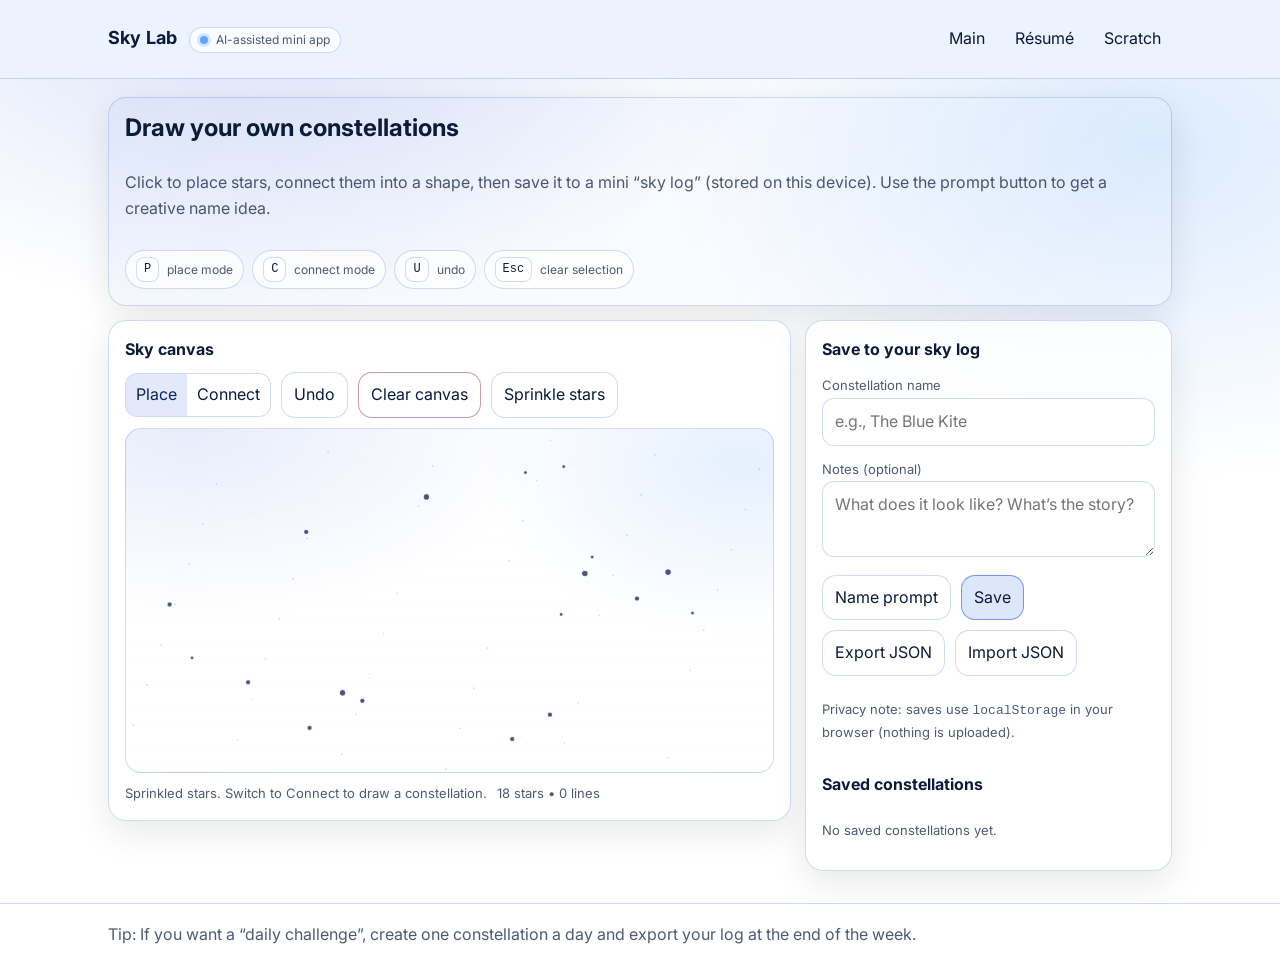
<file: ai-app.html>
<!doctype html>
<html lang="en">
  <head>
    <meta charset="utf-8" />
    <meta name="viewport" content="width=device-width, initial-scale=1" />
    <title>Sky Lab — App</title>
    <meta
      name="description"
      content="A small single-page web app: draw constellations, save them locally, and get creative naming prompts."
    />

    <link rel="preconnect" href="https://fonts.googleapis.com" />
    <link rel="preconnect" href="https://fonts.gstatic.com" crossorigin />
    <link
      href="https://fonts.googleapis.com/css2?family=Inter:wght@400;500;600;700&display=swap"
      rel="stylesheet"
    />

    <style>
      :root {
        color-scheme: light;
        --bg: #ffffff;
        --panel: rgba(29, 78, 216, 0.06);
        --text: #0b1b3a;
        --muted: rgba(11, 27, 58, 0.72);
        --border: rgba(29, 78, 216, 0.2);
        --accent: #1d4ed8;
        --accent-2: #60a5fa;
        --danger: #b91c1c;
        --shadow: 0 12px 36px rgba(2, 6, 23, 0.09);
      }

      * {
        box-sizing: border-box;
      }

      html {
        scroll-behavior: smooth;
        scroll-padding-top: 4.75rem;
      }

      body {
        margin: 0;
        font-family:
          Inter,
          ui-sans-serif,
          system-ui,
          -apple-system,
          Segoe UI,
          Roboto,
          Helvetica,
          Arial;
        line-height: 1.6;
        color: var(--text);
        background:
          radial-gradient(900px 520px at 20% 0%, rgba(29, 78, 216, 0.16), transparent 60%),
          radial-gradient(760px 520px at 90% 15%, rgba(96, 165, 250, 0.22), transparent 65%),
          var(--bg);
        min-height: 100vh;
        display: flex;
        flex-direction: column;
      }

      a {
        color: var(--accent);
        text-decoration: none;
      }

      a:hover {
        text-decoration: underline;
      }

      .skip-link {
        position: absolute;
        left: -999px;
        top: 10px;
        padding: 10px 12px;
        border-radius: 12px;
        border: 1px solid var(--border);
        background: rgba(255, 255, 255, 0.85);
        backdrop-filter: blur(10px);
      }

      .skip-link:focus {
        left: 12px;
        outline: none;
      }

      header {
        position: sticky;
        top: 0;
        z-index: 10;
        border-bottom: 1px solid var(--border);
        background: color-mix(in oklab, var(--bg) 92%, var(--accent));
        backdrop-filter: blur(10px);
      }

      .wrap {
        max-width: 1100px;
        margin: 0 auto;
        padding: 18px 18px;
      }

      .top {
        display: flex;
        align-items: baseline;
        justify-content: space-between;
        gap: 12px;
        flex-wrap: wrap;
      }

      .brand {
        display: flex;
        align-items: baseline;
        gap: 12px;
      }

      .brand h1 {
        font-size: 18px;
        margin: 0;
        letter-spacing: 0.2px;
      }

      .badge {
        display: inline-flex;
        align-items: center;
        gap: 8px;
        font-size: 12px;
        color: var(--muted);
        border: 1px solid var(--border);
        background: rgba(255, 255, 255, 0.75);
        padding: 2px 10px;
        border-radius: 999px;
      }

      .dot {
        width: 8px;
        height: 8px;
        border-radius: 999px;
        background: var(--accent-2);
        box-shadow: 0 0 0 3px color-mix(in oklab, var(--accent-2) 24%, transparent);
      }

      nav {
        display: flex;
        gap: 8px;
        flex-wrap: wrap;
        justify-content: flex-end;
      }

      .navlink {
        display: inline-flex;
        align-items: center;
        padding: 7px 10px;
        border-radius: 12px;
        border: 1px solid transparent;
        color: var(--text);
      }

      .navlink:hover,
      .navlink:focus-visible {
        outline: none;
        text-decoration: none;
        border-color: var(--border);
        background: rgba(255, 255, 255, 0.65);
      }

      main {
        flex: 1 0 auto;
      }

      .hero {
        display: grid;
        gap: 12px;
        border: 1px solid var(--border);
        background: linear-gradient(135deg, color-mix(in oklab, var(--panel) 88%, transparent), transparent);
        border-radius: 18px;
        padding: 16px;
        box-shadow: var(--shadow);
      }

      .hero h2 {
        margin: 0;
        font-size: 24px;
        line-height: 1.2;
      }

      .muted {
        color: var(--muted);
      }

      .grid {
        display: grid;
        grid-template-columns: 1fr;
        gap: 14px;
        margin-top: 14px;
      }

      @media (min-width: 980px) {
        .grid {
          grid-template-columns: 1.3fr 0.7fr;
          align-items: start;
        }
      }

      .card {
        border: 1px solid var(--border);
        background: rgba(255, 255, 255, 0.78);
        backdrop-filter: blur(10px);
        border-radius: 18px;
        padding: 16px;
        box-shadow: var(--shadow);
      }

      .card h3 {
        margin: 0 0 10px;
        font-size: 16px;
      }

      .row {
        display: flex;
        align-items: center;
        gap: 10px;
        flex-wrap: wrap;
      }

      .controls {
        display: grid;
        gap: 10px;
      }

      .segmented {
        display: inline-flex;
        border: 1px solid var(--border);
        border-radius: 12px;
        overflow: hidden;
        background: rgba(255, 255, 255, 0.55);
      }

      .segmented button {
        appearance: none;
        border: 0;
        background: transparent;
        color: var(--text);
        padding: 8px 10px;
        cursor: pointer;
        font: inherit;
      }

      .segmented button[aria-pressed="true"] {
        background: color-mix(in oklab, var(--accent) 12%, transparent);
        color: color-mix(in oklab, var(--text) 82%, var(--accent));
      }

      .segmented button:focus-visible {
        outline: 3px solid color-mix(in oklab, var(--accent) 35%, transparent);
        outline-offset: -2px;
      }

      label {
        font-size: 13px;
        color: var(--muted);
      }

      input[type="text"],
      textarea {
        width: 100%;
        padding: 10px 12px;
        border-radius: 12px;
        border: 1px solid var(--border);
        background: rgba(255, 255, 255, 0.95);
        color: var(--text);
        font: inherit;
      }

      textarea {
        min-height: 76px;
        resize: vertical;
      }

      input:focus-visible,
      textarea:focus-visible {
        outline: 3px solid color-mix(in oklab, var(--accent) 30%, transparent);
        outline-offset: 2px;
      }

      .btn {
        display: inline-flex;
        align-items: center;
        justify-content: center;
        gap: 8px;
        padding: 9px 12px;
        border-radius: 14px;
        border: 1px solid var(--border);
        background: rgba(255, 255, 255, 0.72);
        color: var(--text);
        cursor: pointer;
        font: inherit;
      }

      .btn:hover,
      .btn:focus-visible {
        outline: none;
        text-decoration: none;
        border-color: color-mix(in oklab, var(--accent) 70%, var(--border));
        background: rgba(255, 255, 255, 0.92);
      }

      .btn.primary {
        background: color-mix(in oklab, var(--accent) 14%, rgba(255, 255, 255, 0.6));
        border-color: color-mix(in oklab, var(--accent) 40%, var(--border));
      }

      .btn.danger {
        border-color: color-mix(in oklab, var(--danger) 40%, var(--border));
      }

      .btn:disabled {
        opacity: 0.55;
        cursor: not-allowed;
      }

      .canvas-wrap {
        display: grid;
        gap: 10px;
      }

      canvas {
        width: 100%;
        height: auto;
        border-radius: 16px;
        border: 1px solid var(--border);
        background:
          radial-gradient(600px 320px at 10% 0%, rgba(29, 78, 216, 0.10), transparent 60%),
          radial-gradient(420px 280px at 95% 10%, rgba(96, 165, 250, 0.16), transparent 62%),
          linear-gradient(180deg, rgba(255, 255, 255, 0.98), rgba(255, 255, 255, 0.88));
      }

      .hint {
        font-size: 13px;
        color: var(--muted);
      }

      .kbar {
        display: flex;
        flex-wrap: wrap;
        gap: 8px;
      }

      .kbd {
        display: inline-flex;
        align-items: center;
        gap: 8px;
        padding: 6px 10px;
        border-radius: 999px;
        border: 1px solid var(--border);
        background: rgba(255, 255, 255, 0.72);
        color: var(--muted);
        font-size: 12px;
      }

      .kbd kbd {
        font-family:
          ui-monospace,
          SFMono-Regular,
          Menlo,
          Monaco,
          Consolas,
          "Liberation Mono",
          "Courier New",
          monospace;
        font-size: 12px;
        padding: 2px 7px;
        border-radius: 8px;
        border: 1px solid var(--border);
        background: rgba(255, 255, 255, 0.92);
        color: var(--text);
      }

      .list {
        display: grid;
        gap: 10px;
        margin-top: 10px;
      }

      .item {
        border: 1px solid var(--border);
        background: rgba(255, 255, 255, 0.75);
        border-radius: 14px;
        padding: 12px;
        display: grid;
        gap: 8px;
      }

      .item h4 {
        margin: 0;
        font-size: 14px;
      }

      .item .meta {
        font-size: 12px;
        color: var(--muted);
      }

      .item .actions {
        display: flex;
        gap: 8px;
        flex-wrap: wrap;
      }

      .sr-only {
        position: absolute;
        width: 1px;
        height: 1px;
        padding: 0;
        margin: -1px;
        overflow: hidden;
        clip: rect(0, 0, 0, 0);
        white-space: nowrap;
        border: 0;
      }

      footer {
        border-top: 1px solid var(--border);
        margin-top: 14px;
      }
    </style>
  </head>

  <body>
    <a class="skip-link" href="#main">Skip to content</a>

    <header>
      <div class="wrap top">
        <div class="brand">
          <h1>Sky Lab</h1>
          <span class="badge"><span class="dot" aria-hidden="true"></span> AI-assisted mini app</span>
        </div>
        <nav aria-label="Site">
          <a class="navlink" href="index.html">Main</a>
          <a class="navlink" href="resume.html">Résumé</a>
          <a class="navlink" href="scratch.html">Scratch</a>
        </nav>
      </div>
    </header>

    <main id="main">
      <div class="wrap">
        <section class="hero" aria-label="Intro">
          <h2>Draw your own constellations</h2>
          <p class="muted">
            Click to place stars, connect them into a shape, then save it to a mini “sky log” (stored on this
            device). Use the prompt button to get a creative name idea.
          </p>
          <div class="kbar" aria-label="Keyboard hints">
            <span class="kbd"><kbd>P</kbd> place mode</span>
            <span class="kbd"><kbd>C</kbd> connect mode</span>
            <span class="kbd"><kbd>U</kbd> undo</span>
            <span class="kbd"><kbd>Esc</kbd> clear selection</span>
          </div>
        </section>

        <div class="grid">
          <section class="card" aria-label="Canvas">
            <h3>Sky canvas</h3>
            <div class="canvas-wrap">
              <div class="row" aria-label="Mode controls">
                <div class="segmented" role="group" aria-label="Edit mode">
                  <button id="modePlace" type="button" aria-pressed="true">Place</button>
                  <button id="modeConnect" type="button" aria-pressed="false">Connect</button>
                </div>
                <button id="undoBtn" class="btn" type="button">Undo</button>
                <button id="clearBtn" class="btn danger" type="button">Clear canvas</button>
                <button id="randomizeBtn" class="btn" type="button">Sprinkle stars</button>
              </div>

              <canvas id="sky" width="980" height="520" aria-label="Canvas to place and connect stars"></canvas>

              <div class="row">
                <div class="hint" id="status" role="status" aria-live="polite">
                  Place mode: click anywhere to add a star.
                </div>
                <div class="hint" id="counts" aria-label="Counts"></div>
              </div>
            </div>
          </section>

          <aside class="card" aria-label="Save and library">
            <h3>Save to your sky log</h3>
            <div class="controls">
              <div>
                <label for="name">Constellation name</label>
                <input id="name" type="text" placeholder="e.g., The Blue Kite" autocomplete="off" />
              </div>
              <div>
                <label for="notes">Notes (optional)</label>
                <textarea id="notes" placeholder="What does it look like? What’s the story?"></textarea>
              </div>
              <div class="row">
                <button id="promptBtn" class="btn" type="button">Name prompt</button>
                <button id="saveBtn" class="btn primary" type="button">Save</button>
              </div>
              <div class="row">
                <button id="exportBtn" class="btn" type="button">Export JSON</button>
                <label class="btn" for="importFile" style="cursor: pointer">
                  Import JSON
                  <input id="importFile" class="sr-only" type="file" accept="application/json" />
                </label>
              </div>
              <p class="hint muted">
                Privacy note: saves use <code>localStorage</code> in your browser (nothing is uploaded).
              </p>
            </div>

            <h3 style="margin-top: 16px">Saved constellations</h3>
            <div id="library" class="list" aria-label="Saved constellations list"></div>
            <p id="empty" class="hint muted">No saved constellations yet.</p>
          </aside>
        </div>
      </div>
    </main>

    <footer>
      <div class="wrap">
        <p class="muted" style="margin: 0">
          Tip: If you want a “daily challenge”, create one constellation a day and export your log at the end of
          the week.
        </p>
      </div>
    </footer>

    <script>
      (function () {
        const STORAGE_KEY = "jeevu_sky_lab_v1";

        const canvas = document.getElementById("sky");
        const ctx = canvas.getContext("2d", { alpha: true });

        const modePlaceBtn = document.getElementById("modePlace");
        const modeConnectBtn = document.getElementById("modeConnect");
        const undoBtn = document.getElementById("undoBtn");
        const clearBtn = document.getElementById("clearBtn");
        const randomizeBtn = document.getElementById("randomizeBtn");
        const statusEl = document.getElementById("status");
        const countsEl = document.getElementById("counts");

        const nameInput = document.getElementById("name");
        const notesInput = document.getElementById("notes");
        const promptBtn = document.getElementById("promptBtn");
        const saveBtn = document.getElementById("saveBtn");
        const exportBtn = document.getElementById("exportBtn");
        const importFile = document.getElementById("importFile");
        const libraryEl = document.getElementById("library");
        const emptyEl = document.getElementById("empty");

        let mode = "place"; // "place" | "connect"
        let stars = [];
        let connections = []; // [{a, b}]
        let selected = []; // indices in order
        let history = [];
        let memoryStorage = null;

        function uuid() {
          if (globalThis.crypto && typeof globalThis.crypto.randomUUID === "function") {
            return globalThis.crypto.randomUUID();
          }
          const bytes = new Uint8Array(16);
          for (let i = 0; i < bytes.length; i++) bytes[i] = Math.floor(Math.random() * 256);
          bytes[6] = (bytes[6] & 0x0f) | 0x40; // v4
          bytes[8] = (bytes[8] & 0x3f) | 0x80; // variant
          const hex = [...bytes].map((b) => b.toString(16).padStart(2, "0")).join("");
          return `${hex.slice(0, 8)}-${hex.slice(8, 12)}-${hex.slice(12, 16)}-${hex.slice(16, 20)}-${hex.slice(20)}`;
        }

        function storageGet(key) {
          try {
            return localStorage.getItem(key);
          } catch {
            return memoryStorage;
          }
        }

        function storageSet(key, value) {
          try {
            localStorage.setItem(key, value);
          } catch {
            memoryStorage = value;
          }
        }

        function nowIso() {
          return new Date().toISOString();
        }

        function clamp(n, min, max) {
          return Math.max(min, Math.min(max, n));
        }

        function randInt(min, max) {
          return Math.floor(Math.random() * (max - min + 1)) + min;
        }

        function distance(a, b) {
          const dx = a.x - b.x;
          const dy = a.y - b.y;
          return Math.sqrt(dx * dx + dy * dy);
        }

        function pushHistory() {
          history.push({
            stars: stars.map((s) => ({ ...s })),
            connections: connections.map((c) => ({ ...c })),
            selected: [...selected],
          });
          if (history.length > 80) history.shift();
        }

        function undo() {
          const prev = history.pop();
          if (!prev) return;
          stars = prev.stars;
          connections = prev.connections;
          selected = prev.selected;
          draw();
          updateCounts();
        }

        function setMode(nextMode) {
          mode = nextMode;
          const placing = mode === "place";
          modePlaceBtn.setAttribute("aria-pressed", placing ? "true" : "false");
          modeConnectBtn.setAttribute("aria-pressed", placing ? "false" : "true");
          selected = [];
          statusEl.textContent = placing
            ? "Place mode: click anywhere to add a star."
            : "Connect mode: click stars to select them, then click another star to connect.";
          draw();
        }

        function clearSelection() {
          selected = [];
          draw();
        }

        function clearAll() {
          stars = [];
          connections = [];
          selected = [];
          history = [];
          draw();
          updateCounts();
          statusEl.textContent = "Cleared. Place mode: click anywhere to add a star.";
          setMode("place");
        }

        function getMousePos(evt) {
          const rect = canvas.getBoundingClientRect();
          const x = ((evt.clientX - rect.left) / rect.width) * canvas.width;
          const y = ((evt.clientY - rect.top) / rect.height) * canvas.height;
          return { x: clamp(x, 0, canvas.width), y: clamp(y, 0, canvas.height) };
        }

        function findStarIndexNear(pos, radius = 14) {
          for (let i = stars.length - 1; i >= 0; i--) {
            if (distance(stars[i], pos) <= radius) return i;
          }
          return -1;
        }

        function addStar(pos) {
          pushHistory();
          stars.push({ x: pos.x, y: pos.y, r: randInt(2, 4) });
          draw();
          updateCounts();
        }

        function addConnection(a, b) {
          const key = a < b ? `${a}-${b}` : `${b}-${a}`;
          const exists = connections.some((c) => {
            const k = c.a < c.b ? `${c.a}-${c.b}` : `${c.b}-${c.a}`;
            return k === key;
          });
          if (exists) return;

          pushHistory();
          connections.push({ a, b });
          draw();
          updateCounts();
        }

        function sprinkleStars() {
          pushHistory();
          const toAdd = clamp(18 - stars.length, 6, 18);
          for (let i = 0; i < toAdd; i++) {
            const pad = 22;
            stars.push({
              x: randInt(pad, canvas.width - pad),
              y: randInt(pad, canvas.height - pad),
              r: randInt(2, 4),
            });
          }
          draw();
          updateCounts();
          statusEl.textContent = "Sprinkled stars. Switch to Connect to draw a constellation.";
        }

        function draw() {
          ctx.clearRect(0, 0, canvas.width, canvas.height);

          // subtle grid sparkle
          ctx.save();
          ctx.globalAlpha = 0.24;
          ctx.fillStyle = "#1d4ed8";
          for (let i = 0; i < 44; i++) {
            const x = (i * 137) % canvas.width;
            const y = (i * 83) % canvas.height;
            ctx.beginPath();
            ctx.arc(x, y, 1.2, 0, Math.PI * 2);
            ctx.fill();
          }
          ctx.restore();

          // connections
          ctx.save();
          ctx.lineWidth = 2;
          ctx.strokeStyle = "rgba(29, 78, 216, 0.55)";
          for (const c of connections) {
            const a = stars[c.a];
            const b = stars[c.b];
            if (!a || !b) continue;
            ctx.beginPath();
            ctx.moveTo(a.x, a.y);
            ctx.lineTo(b.x, b.y);
            ctx.stroke();
          }
          ctx.restore();

          // selected preview line
          if (selected.length >= 2) {
            ctx.save();
            ctx.lineWidth = 3;
            ctx.strokeStyle = "rgba(96, 165, 250, 0.75)";
            ctx.beginPath();
            const first = stars[selected[0]];
            ctx.moveTo(first.x, first.y);
            for (let i = 1; i < selected.length; i++) {
              const s = stars[selected[i]];
              ctx.lineTo(s.x, s.y);
            }
            ctx.stroke();
            ctx.restore();
          }

          // stars
          for (let i = 0; i < stars.length; i++) {
            const s = stars[i];
            const isSelected = selected.includes(i);
            ctx.save();
            ctx.beginPath();
            ctx.arc(s.x, s.y, s.r + (isSelected ? 2 : 0), 0, Math.PI * 2);
            ctx.fillStyle = isSelected ? "#1d4ed8" : "#0b1b3a";
            ctx.globalAlpha = isSelected ? 0.92 : 0.72;
            ctx.fill();

            ctx.globalAlpha = 0.38;
            ctx.strokeStyle = isSelected ? "rgba(96, 165, 250, 0.95)" : "rgba(29, 78, 216, 0.35)";
            ctx.lineWidth = 2;
            ctx.stroke();
            ctx.restore();
          }
        }

        function updateCounts() {
          countsEl.textContent = `${stars.length} star${stars.length === 1 ? "" : "s"} • ${connections.length} line${
            connections.length === 1 ? "" : "s"
          }`;
          undoBtn.disabled = history.length === 0;
          saveBtn.disabled = stars.length < 2;
        }

        function loadLibrary() {
          try {
            const raw = storageGet(STORAGE_KEY);
            const data = raw ? JSON.parse(raw) : [];
            return Array.isArray(data) ? data : [];
          } catch {
            return [];
          }
        }

        function saveLibrary(items) {
          storageSet(STORAGE_KEY, JSON.stringify(items));
        }

        function formatDate(iso) {
          try {
            return new Date(iso).toLocaleString(undefined, {
              year: "numeric",
              month: "short",
              day: "2-digit",
              hour: "2-digit",
              minute: "2-digit",
            });
          } catch {
            return iso;
          }
        }

        function renderLibrary() {
          const items = loadLibrary();
          libraryEl.innerHTML = "";
          emptyEl.style.display = items.length ? "none" : "block";

          for (const item of items) {
            const el = document.createElement("div");
            el.className = "item";
            const title = document.createElement("h4");
            title.textContent = item.name || "Untitled constellation";

            const meta = document.createElement("div");
            meta.className = "meta";
            meta.textContent = `${item.stars?.length || 0} stars • ${item.connections?.length || 0} lines • saved ${formatDate(
              item.createdAt
            )}`;

            const notes = document.createElement("div");
            notes.className = "hint";
            notes.textContent = item.notes ? item.notes : "—";

            const actions = document.createElement("div");
            actions.className = "actions";

            const loadBtn = document.createElement("button");
            loadBtn.className = "btn";
            loadBtn.type = "button";
            loadBtn.textContent = "Load";
            loadBtn.addEventListener("click", () => {
              pushHistory();
              stars = (item.stars || []).map((s) => ({ x: s.x, y: s.y, r: s.r || 3 }));
              connections = (item.connections || []).map((c) => ({ a: c.a, b: c.b }));
              selected = [];
              draw();
              updateCounts();
              nameInput.value = item.name || "";
              notesInput.value = item.notes || "";
              statusEl.textContent = `Loaded "${item.name || "Untitled"}".`;
            });

            const delBtn = document.createElement("button");
            delBtn.className = "btn danger";
            delBtn.type = "button";
            delBtn.textContent = "Delete";
            delBtn.addEventListener("click", () => {
              const ok = confirm(`Delete "${item.name || "Untitled"}"?`);
              if (!ok) return;
              const next = loadLibrary().filter((x) => x.id !== item.id);
              saveLibrary(next);
              renderLibrary();
              statusEl.textContent = "Deleted saved constellation.";
            });

            actions.appendChild(loadBtn);
            actions.appendChild(delBtn);

            el.appendChild(title);
            el.appendChild(meta);
            el.appendChild(notes);
            el.appendChild(actions);
            libraryEl.appendChild(el);
          }
        }

        function generateNamePrompt() {
          const nouns = [
            "Kite",
            "Lantern",
            "Compass",
            "Crown",
            "River",
            "Whale",
            "Fox",
            "Phoenix",
            "Sail",
            "Bridge",
            "Butterfly",
            "Aurora",
            "Arrow",
            "Spiral",
            "Orchid",
            "Catapult",
          ];
          const adjectives = [
            "Blue",
            "Icy",
            "Hidden",
            "Silver",
            "Electric",
            "Quiet",
            "Luminous",
            "Wandering",
            "Midnight",
            "Cloudless",
            "Northern",
            "Radiant",
            "Distant",
            "Tidal",
            "Sapphire",
          ];
          const hooks = [
            "named after a memory",
            "inspired by a place you love",
            "based on your favorite song",
            "that looks like an animal",
            "with a legend about bravery",
            "with a story about curiosity",
            "that marks a new beginning",
          ];

          const pick = (arr) => arr[Math.floor(Math.random() * arr.length)];
          const prompt = `Try: “The ${pick(adjectives)} ${pick(nouns)}” — ${pick(hooks)}.`;
          return prompt;
        }

        function exportJson() {
          const data = loadLibrary();
          const blob = new Blob([JSON.stringify({ exportedAt: nowIso(), items: data }, null, 2)], {
            type: "application/json",
          });
          const url = URL.createObjectURL(blob);
          const a = document.createElement("a");
          a.href = url;
          a.download = "sky-lab-export.json";
          document.body.appendChild(a);
          a.click();
          a.remove();
          URL.revokeObjectURL(url);
          statusEl.textContent = "Exported JSON.";
        }

        async function importJson(file) {
          const text = await file.text();
          const parsed = JSON.parse(text);
          const incoming = Array.isArray(parsed) ? parsed : parsed?.items;
          if (!Array.isArray(incoming)) throw new Error("Invalid JSON format");

          const current = loadLibrary();
          const byId = new Map(current.map((x) => [x.id, x]));

          for (const item of incoming) {
            if (!item || typeof item !== "object") continue;
            const id = typeof item.id === "string" ? item.id : `import_${uuid()}`;
            byId.set(id, {
              id,
              name: typeof item.name === "string" ? item.name : "Imported constellation",
              notes: typeof item.notes === "string" ? item.notes : "",
              createdAt: typeof item.createdAt === "string" ? item.createdAt : nowIso(),
              stars: Array.isArray(item.stars) ? item.stars : [],
              connections: Array.isArray(item.connections) ? item.connections : [],
            });
          }

          saveLibrary([...byId.values()].sort((a, b) => (a.createdAt > b.createdAt ? -1 : 1)));
          renderLibrary();
          statusEl.textContent = "Imported JSON.";
        }

        function saveCurrent() {
          const name = nameInput.value.trim() || "Untitled constellation";
          const notes = notesInput.value.trim();
          const items = loadLibrary();
          const entry = {
            id: uuid(),
            name,
            notes,
            createdAt: nowIso(),
            stars: stars.map((s) => ({ x: s.x, y: s.y, r: s.r })),
            connections: connections.map((c) => ({ a: c.a, b: c.b })),
          };
          items.unshift(entry);
          saveLibrary(items.slice(0, 60));
          renderLibrary();
          statusEl.textContent = `Saved "${name}".`;
        }

        // Events
        modePlaceBtn.addEventListener("click", () => setMode("place"));
        modeConnectBtn.addEventListener("click", () => setMode("connect"));
        undoBtn.addEventListener("click", undo);
        clearBtn.addEventListener("click", () => {
          const ok = confirm("Clear the current canvas?");
          if (!ok) return;
          clearAll();
        });
        randomizeBtn.addEventListener("click", sprinkleStars);

        promptBtn.addEventListener("click", () => {
          const prompt = generateNamePrompt();
          statusEl.textContent = prompt;
          if (!nameInput.value.trim()) {
            const match = prompt.match(/“([^”]+)”/);
            if (match && match[1]) nameInput.value = match[1];
          }
        });

        saveBtn.addEventListener("click", () => {
          if (stars.length < 2) {
            statusEl.textContent = "Add at least two stars before saving.";
            return;
          }
          saveCurrent();
        });

        exportBtn.addEventListener("click", exportJson);
        importFile.addEventListener("change", async (e) => {
          const file = e.target.files && e.target.files[0];
          if (!file) return;
          try {
            await importJson(file);
          } catch (err) {
            statusEl.textContent = `Import failed: ${err?.message || "invalid file"}.`;
          } finally {
            importFile.value = "";
          }
        });

        canvas.addEventListener("click", (evt) => {
          const pos = getMousePos(evt);

          if (mode === "place") {
            addStar(pos);
            return;
          }

          const idx = findStarIndexNear(pos);
          if (idx === -1) {
            statusEl.textContent = "Click on a star to select it (switch to Place to add more).";
            return;
          }

          // toggle selection
          const existing = selected.indexOf(idx);
          if (existing !== -1) {
            selected.splice(existing, 1);
            draw();
            return;
          }

          selected.push(idx);
          if (selected.length >= 2) {
            const a = selected[selected.length - 2];
            const b = selected[selected.length - 1];
            addConnection(a, b);
          } else {
            draw();
          }
        });

        document.addEventListener("keydown", (e) => {
          if (e.target && (e.target.tagName === "INPUT" || e.target.tagName === "TEXTAREA")) return;

          if (e.key === "p" || e.key === "P") setMode("place");
          if (e.key === "c" || e.key === "C") setMode("connect");
          if (e.key === "u" || e.key === "U") undo();
          if (e.key === "Escape") clearSelection();
        });

        // Init
        setMode("place");
        renderLibrary();
        sprinkleStars();
      })();
    </script>
  </body>
</html>
</file>
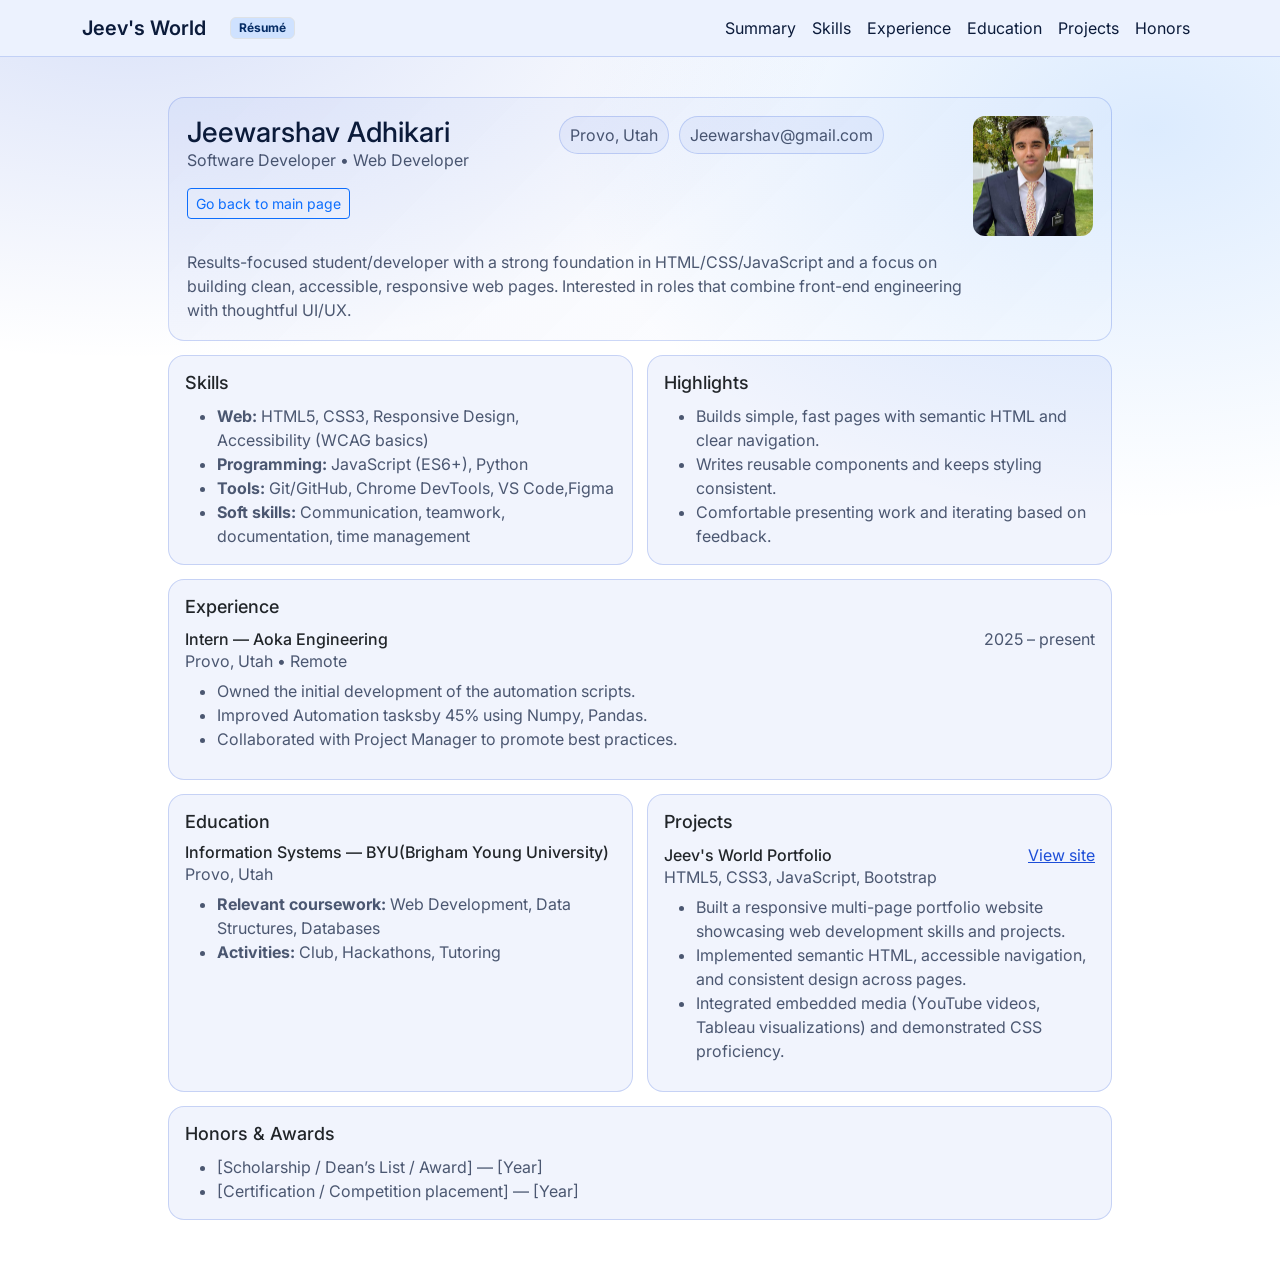
<file: resume.html>
<!doctype html>
<html lang="en">
  <head>
    <meta charset="utf-8" />
    <meta name="viewport" content="width=device-width, initial-scale=1" />
    <title>Jeev's World — Résumé</title>
    <meta
      name="description"
      content="HTML résumé for Jeewarshav Adhikari — education, experience, skills, and projects."
    />

    <link rel="preconnect" href="https://fonts.googleapis.com" />
    <link rel="preconnect" href="https://fonts.gstatic.com" crossorigin />
    <link
      href="https://fonts.googleapis.com/css2?family=Inter:wght@400;500;600;700&display=swap"
      rel="stylesheet"
    />

    <link
      href="https://cdn.jsdelivr.net/npm/bootstrap@5.3.3/dist/css/bootstrap.min.css"
      rel="stylesheet"
      integrity="sha384-QWTKZyjpPEjISv5WaRU9OFeRpok6YctnYmDr5pNlyT2bRjXh0JMhjY6hW+ALEwIH"
      crossorigin="anonymous"
    />

    <style>
      :root {
        color-scheme: light;
        --bg: #ffffff;
        --card: rgba(29, 78, 216, 0.06);
        --text: #0b1b3a;
        --muted: rgba(11, 27, 58, 0.72);
        --border: rgba(29, 78, 216, 0.2);
        --accent: #1d4ed8;
        --accent-2: #60a5fa;
      }

      html {
        scroll-padding-top: 4.75rem;
      }

      body {
        margin: 0;
        font-family:
          Inter,
          ui-sans-serif,
          system-ui,
          -apple-system,
          Segoe UI,
          Roboto,
          Helvetica,
          Arial,
          "Apple Color Emoji",
          "Segoe UI Emoji";
        line-height: 1.5;
        background: radial-gradient(
            1200px 600px at 10% 0%,
            rgba(29, 78, 216, 0.16),
            transparent 60%
          ),
          radial-gradient(
            900px 600px at 90% 10%,
            rgba(96, 165, 250, 0.22),
            transparent 65%
          ),
          var(--bg);
        color: var(--text);
      }

      a {
        color: var(--accent);
      }

      .navbar.bg-body-tertiary {
        background: color-mix(in oklab, var(--bg) 92%, var(--accent)) !important;
      }

      .navbar.border-bottom {
        border-color: var(--border) !important;
      }

      .navbar .navbar-brand,
      .navbar .nav-link {
        color: var(--text);
      }

      .navbar .nav-link:hover,
      .navbar .nav-link:focus-visible {
        color: var(--text);
      }

      .navbar .navbar-toggler {
        border-color: var(--border);
      }

      .skip-link {
        position: absolute;
        left: -999px;
        top: 12px;
        z-index: 2000;
      }

      .skip-link:focus {
        left: 12px;
      }

      .wrap {
        max-width: 980px;
        margin: 0 auto;
        padding: 22px 18px;
      }

      main {
        padding: 18px 0 40px;
      }

      .hero {
        display: grid;
        gap: 14px;
        padding: 18px;
        border-radius: 16px;
        border: 1px solid var(--border);
        background: linear-gradient(
          135deg,
          color-mix(in oklab, var(--card) 90%, transparent),
          transparent
        );
      }

      .hero h1 {
        margin: 0;
        font-size: 28px;
        line-height: 1.15;
      }

      .hero p {
        margin: 0;
        color: var(--muted);
        max-width: 80ch;
      }

      .grid {
        display: grid;
        grid-template-columns: repeat(12, 1fr);
        gap: 14px;
        margin-top: 14px;
      }

      .card {
        grid-column: span 12;
        border: 1px solid var(--border);
        background: var(--card);
        border-radius: 16px;
        padding: 16px;
      }

      @media (min-width: 840px) {
        .card.half {
          grid-column: span 6;
        }
      }

      h2 {
        margin: 0 0 10px;
        font-size: 18px;
      }

      .muted {
        color: var(--muted);
      }

      .meta {
        display: flex;
        flex-wrap: wrap;
        gap: 10px;
        color: var(--muted);
      }

      .meta > span {
        display: inline-flex;
        align-items: center;
        gap: 8px;
        padding: 6px 10px;
        border-radius: 999px;
        border: 1px solid var(--border);
        background: color-mix(in oklab, var(--card) 92%, transparent);
      }

      .role {
        display: grid;
        gap: 6px;
        padding: 12px 0;
        border-top: 1px dashed var(--border);
      }

      .role:first-of-type {
        border-top: 0;
        padding-top: 0;
      }

      .role header {
        display: flex;
        flex-wrap: wrap;
        align-items: baseline;
        justify-content: space-between;
        gap: 10px;
      }

      .role h3 {
        margin: 0;
        font-size: 16px;
      }

      .role .where {
        color: var(--muted);
      }

      footer {
        border-top: 1px solid var(--border);
      }
    </style>
  </head>

  <body>
    <a class="skip-link btn btn-sm btn-outline-primary" href="#main">Skip to content</a>

    <nav class="navbar navbar-expand-lg bg-body-tertiary border-bottom sticky-top" aria-label="Resume navbar">
      <div class="container">
        <a class="navbar-brand fw-semibold" href="index.html">Jeev's World</a>
        <span class="badge bg-primary-subtle text-primary-emphasis border ms-2 d-none d-lg-inline"
          >Résumé</span
        >

        <button
          class="navbar-toggler"
          type="button"
          data-bs-toggle="collapse"
          data-bs-target="#resumeNavbar"
          aria-controls="resumeNavbar"
          aria-expanded="false"
          aria-label="Toggle navigation"
        >
          <span class="navbar-toggler-icon"></span>
        </button>

        <div class="collapse navbar-collapse" id="resumeNavbar">
          <ul class="navbar-nav ms-auto mb-2 mb-lg-0">
            <li class="nav-item"><a class="nav-link" href="#summary">Summary</a></li>
            <li class="nav-item"><a class="nav-link" href="#skills">Skills</a></li>
            <li class="nav-item"><a class="nav-link" href="#experience">Experience</a></li>
            <li class="nav-item"><a class="nav-link" href="#education">Education</a></li>
            <li class="nav-item"><a class="nav-link" href="#projects">Projects</a></li>
            <li class="nav-item"><a class="nav-link" href="#honors">Honors</a></li>
          </ul>
        </div>
      </div>
    </nav>

    <main id="main">
      <div class="wrap">
        <section class="hero" aria-label="Resume header">
          <div class="d-flex flex-wrap align-items-start justify-content-between gap-3">
            <div>
              <h1>Jeewarshav Adhikari</h1>
              <p class="muted">Software Developer • Web Developer</p>
              <div class="mt-3">
                <a class="btn btn-outline-primary btn-sm" href="index.html">Go back to main page</a>
              </div>
            </div>
            <div class="meta" aria-label="Optional info">
              <span>Provo, Utah</span>
              <!-- <span>[Portfolio / GitHub]</span> -->
              <span>Jeewarshav@gmail.com</span>
            </div>
            <div style="text-align: center; flex-shrink: 0;">
              <img src="assets/resume_photo.jpg" alt="Jeewarshav Adhikari" style="width: 120px; height: 120px; border-radius: 12px; object-fit: cover; display: block;" />
            </div>
          </div>
          <p class="muted" id="summary">
            Results-focused student/developer with a strong foundation in HTML/CSS/JavaScript and a focus on
            building clean, accessible, responsive web pages. Interested in roles that combine front-end
            engineering with thoughtful UI/UX.
          </p>
        </section>

        <div class="grid" aria-label="Resume content">
          <section class="card half" id="skills" aria-label="Skills">
            <h2>Skills</h2>
            <ul class="muted mb-0">
              <li><strong>Web:</strong> HTML5, CSS3, Responsive Design, Accessibility (WCAG basics)</li>
              <li><strong>Programming:</strong> JavaScript (ES6+), Python</li>
              <li><strong>Tools:</strong> Git/GitHub, Chrome DevTools, VS Code,Figma</li>
              <li><strong>Soft skills:</strong> Communication, teamwork, documentation, time management</li>
            </ul>
          </section>

          <section class="card half" aria-label="Highlights">
            <h2>Highlights</h2>
            <ul class="muted mb-0">
              <li>Builds simple, fast pages with semantic HTML and clear navigation.</li>
              <li>Writes reusable components and keeps styling consistent.</li>
              <li>Comfortable presenting work and iterating based on feedback.</li>
            </ul>
          </section>

          <section class="card" id="experience" aria-label="Experience">
            <h2>Experience</h2>

            <article class="role" aria-label="Role 1">
              <header>
                <div>
                  <h3>Intern — Aoka Engineering</h3>
                  <div class="where">Provo, Utah • Remote</div>
                </div>
                <div class="muted">2025 – present</div>
              </header>
              <ul class="muted mb-0">
                <li>Owned the initial development of the automation scripts.</li>
                <li>Improved Automation tasksby 45% using Numpy, Pandas.</li>
                <li>Collaborated with Project Manager to promote best practices.</li>
              </ul>
            </article>
<!-- 
            <article class="role" aria-label="Role 2">
              <header>
                <div>
                  <h3>[Job Title / Volunteer] — [Organization]</h3>
                  <div class="where">[City, State]</div>
                </div>
                <div class="muted">[Month Year] – [Month Year]</div>
              </header>
              <ul class="muted mb-0">
                <li>Built/maintained [site/app/process] for [audience].</li>
                <li>Documented workflows and reduced onboarding time for new members.</li>
              </ul>
            </article> -->
          </section>

          <section class="card half" id="education" aria-label="Education">
            <h2>Education</h2>
            <div class="role">
              <header>
                <div>
                  <h3>Information Systems — BYU(Brigham Young University)</h3>
                  <div class="where">Provo, Utah</div>
                </div>
                <!-- <div class="muted">[Expected Graduation: Month Year]</div> -->
              </header>
              <ul class="muted mb-0">
                <li><strong>Relevant coursework:</strong> Web Development, Data Structures, Databases</li>
                <li><strong>Activities:</strong> Club, Hackathons, Tutoring</li>
              </ul>
            </div>
          </section>

          <section class="card half" id="projects" aria-label="Projects">
            <h2>Projects</h2>
            <div class="role">
              <header>
                <div>
                  <h3>Jeev's World Portfolio</h3>
                  <div class="where">HTML5, CSS3, JavaScript, Bootstrap</div>
                </div>
                <div class="muted"><a href="index.html">View site</a></div>
              </header>
              <ul class="muted mb-0">
                <li>Built a responsive multi-page portfolio website showcasing web development skills and projects.</li>
                <li>Implemented semantic HTML, accessible navigation, and consistent design across pages.</li>
                <li>Integrated embedded media (YouTube videos, Tableau visualizations) and demonstrated CSS proficiency.</li>
              </ul>
            </div>
          </section>

          <section class="card" id="honors" aria-label="Honors and awards">
            <h2>Honors &amp; Awards</h2>
            <ul class="muted mb-0">
              <li>[Scholarship / Dean’s List / Award] — [Year]</li>
              <li>[Certification / Competition placement] — [Year]</li>
            </ul>
          </section>
        </div>
      </div>
    </main>


    <script
      src="https://cdn.jsdelivr.net/npm/bootstrap@5.3.3/dist/js/bootstrap.bundle.min.js"
      integrity="sha384-YvpcrYf0tY3lHB60NNkmXc5s9fDVZLESaAA55NDzOxhy9GkcIdslK1eN7N6jIeHz"
      crossorigin="anonymous"
    ></script>
  </body>
</html>
</file>
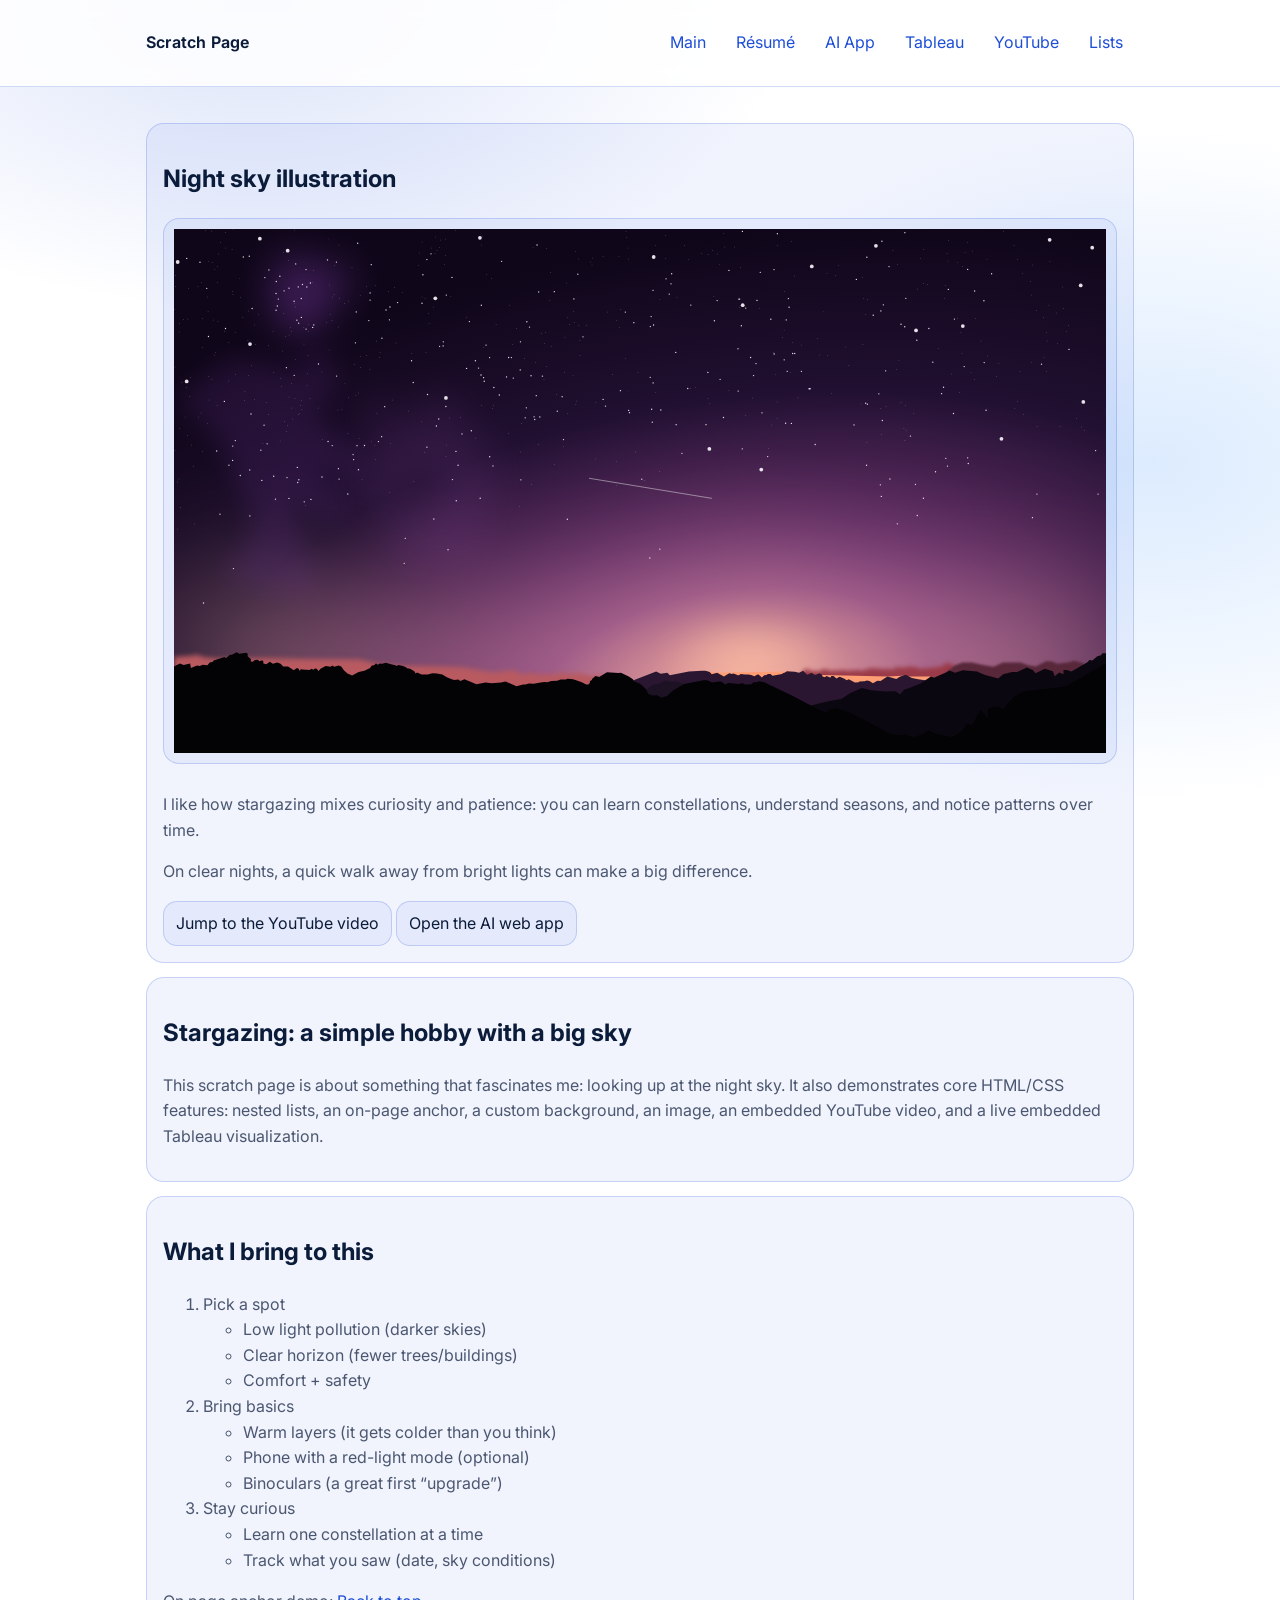
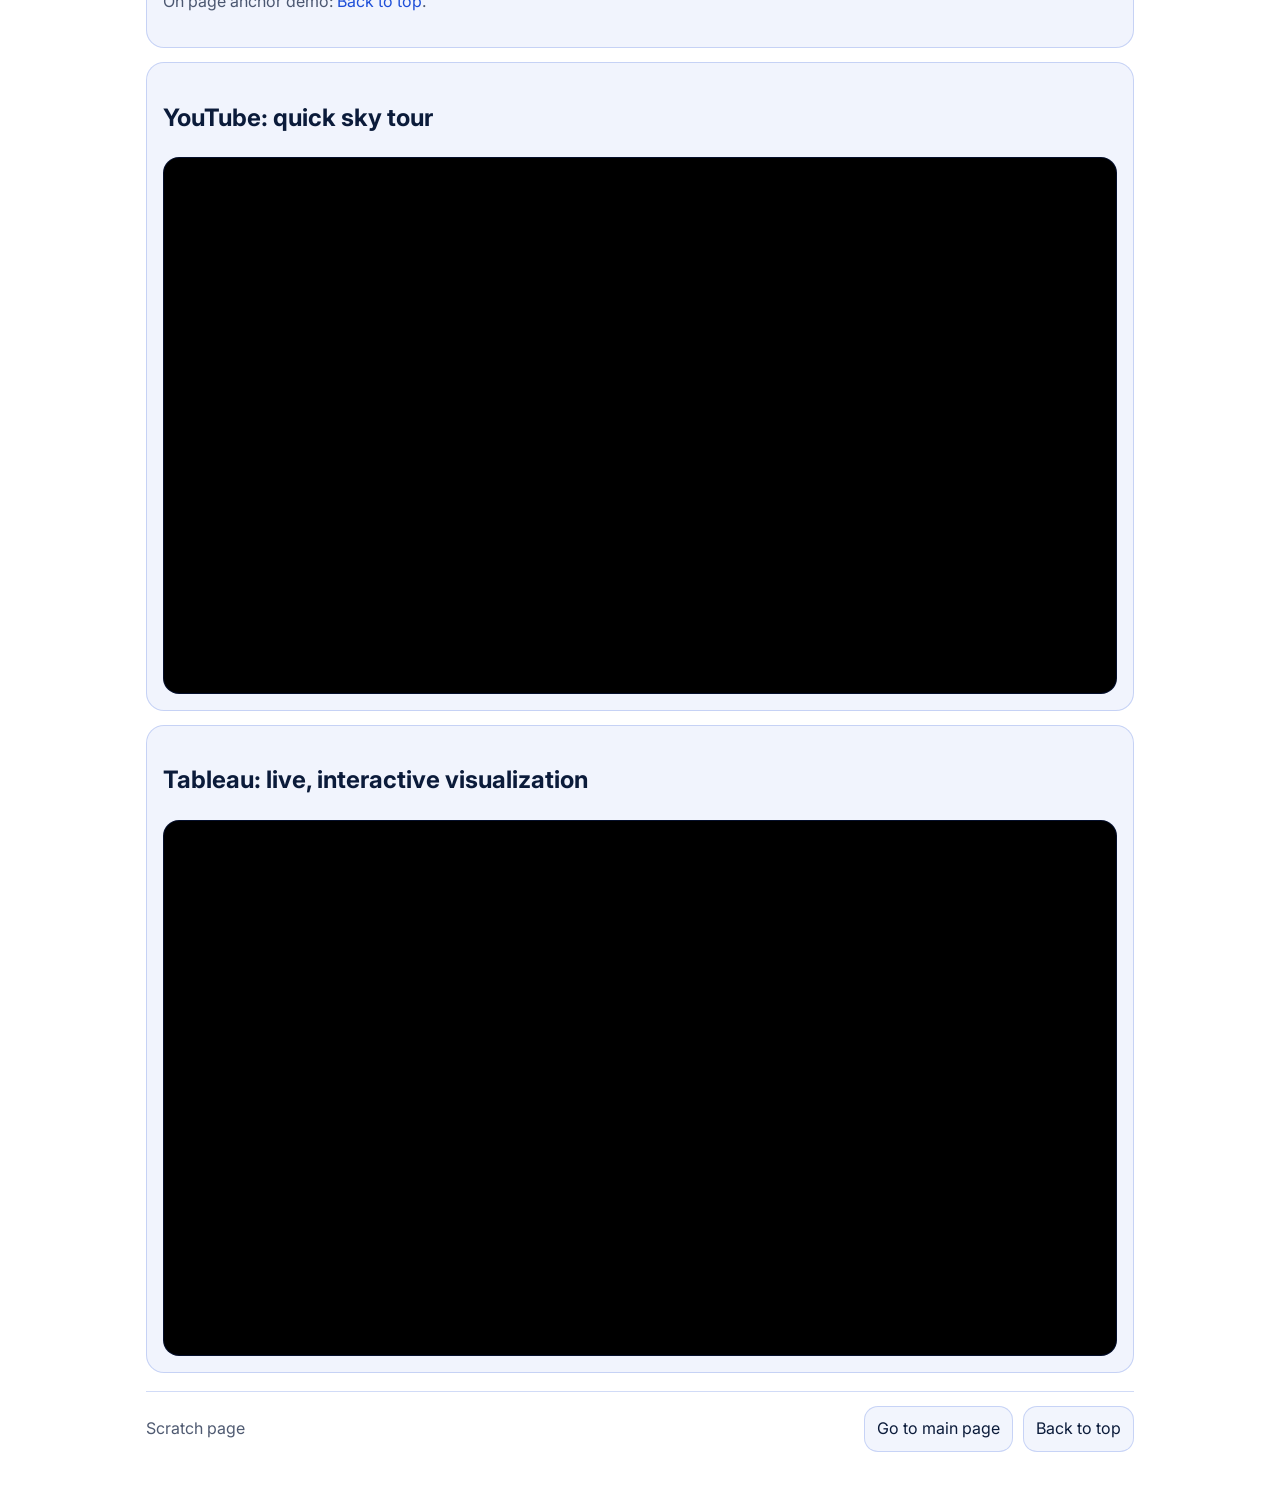
<file: scratch.html>
<!doctype html>
<html lang="en">
  <head>
    <meta charset="utf-8" />
    <meta name="viewport" content="width=device-width, initial-scale=1" />
    <title>Scratch — Stargazing</title>
    <meta
      name="description"
      content="A scratch page about stargazing — demonstrates HTML/CSS skills (lists, anchor, image, YouTube, and Tableau embed)."
    />

    <link rel="preconnect" href="https://fonts.googleapis.com" />
    <link rel="preconnect" href="https://fonts.gstatic.com" crossorigin />
    <link
      href="https://fonts.googleapis.com/css2?family=Inter:wght@400;500;600;700&display=swap"
      rel="stylesheet"
    />

    <!-- Custom stylesheet (created from scratch; no Bootstrap used on this page) -->
    <link rel="stylesheet" href="scratch.css" />
  </head>

  <body>
    <a class="skip-link" href="#main">Skip to content</a>

    <header class="topbar">
      <div class="wrap topbar-inner">
        <div class="brand" id="top">Scratch Page</div>
        <nav class="nav" aria-label="Scratch navigation">
          <a href="index.html">Main</a>
          <a href="resume.html">Résumé</a>
          <a href="ai-app.html">AI App</a>
          <a href="#tableau">Tableau</a>
          <a href="#video">YouTube</a>
          <a href="#lists">Lists</a>
        </nav>
      </div>
    </header>

    <main id="main">
      <div class="wrap">

        <div class="grid">
          <!-- Div #1 for positioning/styling -->
          <section class="card half" aria-label="Image section">
            <h2>Night sky illustration</h2>
            <div class="media">
              <div class="img-frame">
                <img src="assets/stargazer1.svg" alt="Stylized night-sky scene with stars and a planet" />
              </div>
              <div>
                <p class="muted">
                  I like how stargazing mixes curiosity and patience: you can learn constellations,
                  understand seasons, and notice patterns over time.
                </p>
                <p class="muted">
                  On clear nights, a quick walk away from bright lights can make a big difference.
                </p>
                <a class="btn" href="#video">Jump to the YouTube video</a>
                <a class="btn" href="ai-app.html">Open the AI web app</a>
              </div>
            </div>
          </section>

        <section class="card half" aria-label="Intro">
          <h1>Stargazing: a simple hobby with a big sky</h1>
          <p class="muted">
            This scratch page is about something that fascinates me: looking up at the night sky. It also
            demonstrates core HTML/CSS features: nested lists, an on-page anchor, a custom background, an
            image, an embedded YouTube video, and a live embedded Tableau visualization.
          </p>
        </section>

          <section class="card half" id="lists" aria-label="Nested lists">
            <h2>What I bring to this</h2>
            <ol class="muted">
              <li>
                Pick a spot
                <ul>
                  <li>Low light pollution (darker skies)</li>
                  <li>Clear horizon (fewer trees/buildings)</li>
                  <li>Comfort + safety</li>
                </ul>
              </li>
              <li>
                Bring basics
                <ul>
                  <li>Warm layers (it gets colder than you think)</li>
                  <li>Phone with a red-light mode (optional)</li>
                  <li>Binoculars (a great first “upgrade”)</li>
                </ul>
              </li>
              <li>
                Stay curious
                <ul>
                  <li>Learn one constellation at a time</li>
                  <li>Track what you saw (date, sky conditions)</li>
                </ul>
              </li>
            </ol>
            <p class="muted">
              On page anchor demo: <a href="#top">Back to top</a>.
            </p>
          </section>

          <section class="card" id="video" aria-label="YouTube video">
            <h2>YouTube: quick sky tour</h2>
            <div class="embed" aria-label="Embedded YouTube player">
              <iframe
                src="https://www.youtube.com/embed/Bbp1-p2FoXU"
                title="7PM to 7AM Night Sky Stars Timelapse"
                loading="lazy"
                referrerpolicy="strict-origin-when-cross-origin"
                allow="accelerometer; autoplay; clipboard-write; encrypted-media; gyroscope; picture-in-picture; web-share"
                allowfullscreen
              ></iframe>
            </div>
          </section>

          <section class="card" id="tableau" aria-label="Tableau embed">
            <h2>Tableau: live, interactive visualization</h2>

            <div class="embed" aria-label="Embedded Tableau visualization">
              <iframe
                src="https://public.tableau.com/views/RegionalSampleWorkbook/Stocks?:showVizHome=no&:embed=true"
                title="Tableau visualization"
                loading="lazy"
                allow="fullscreen"
              ></iframe>
            </div>
          </section>
        </div>

        <div class="footer">
          <div class="wrap footer-inner">
            <div class="muted">Scratch page</div>
            <div class="pill-row" aria-label="Footer links">
              <a class="btn" href="index.html">Go to main page</a>
              <a class="btn" href="#top">Back to top</a>
            </div>
          </div>
        </div>
      </div>
    </main>
  </body>
</html>
</file>
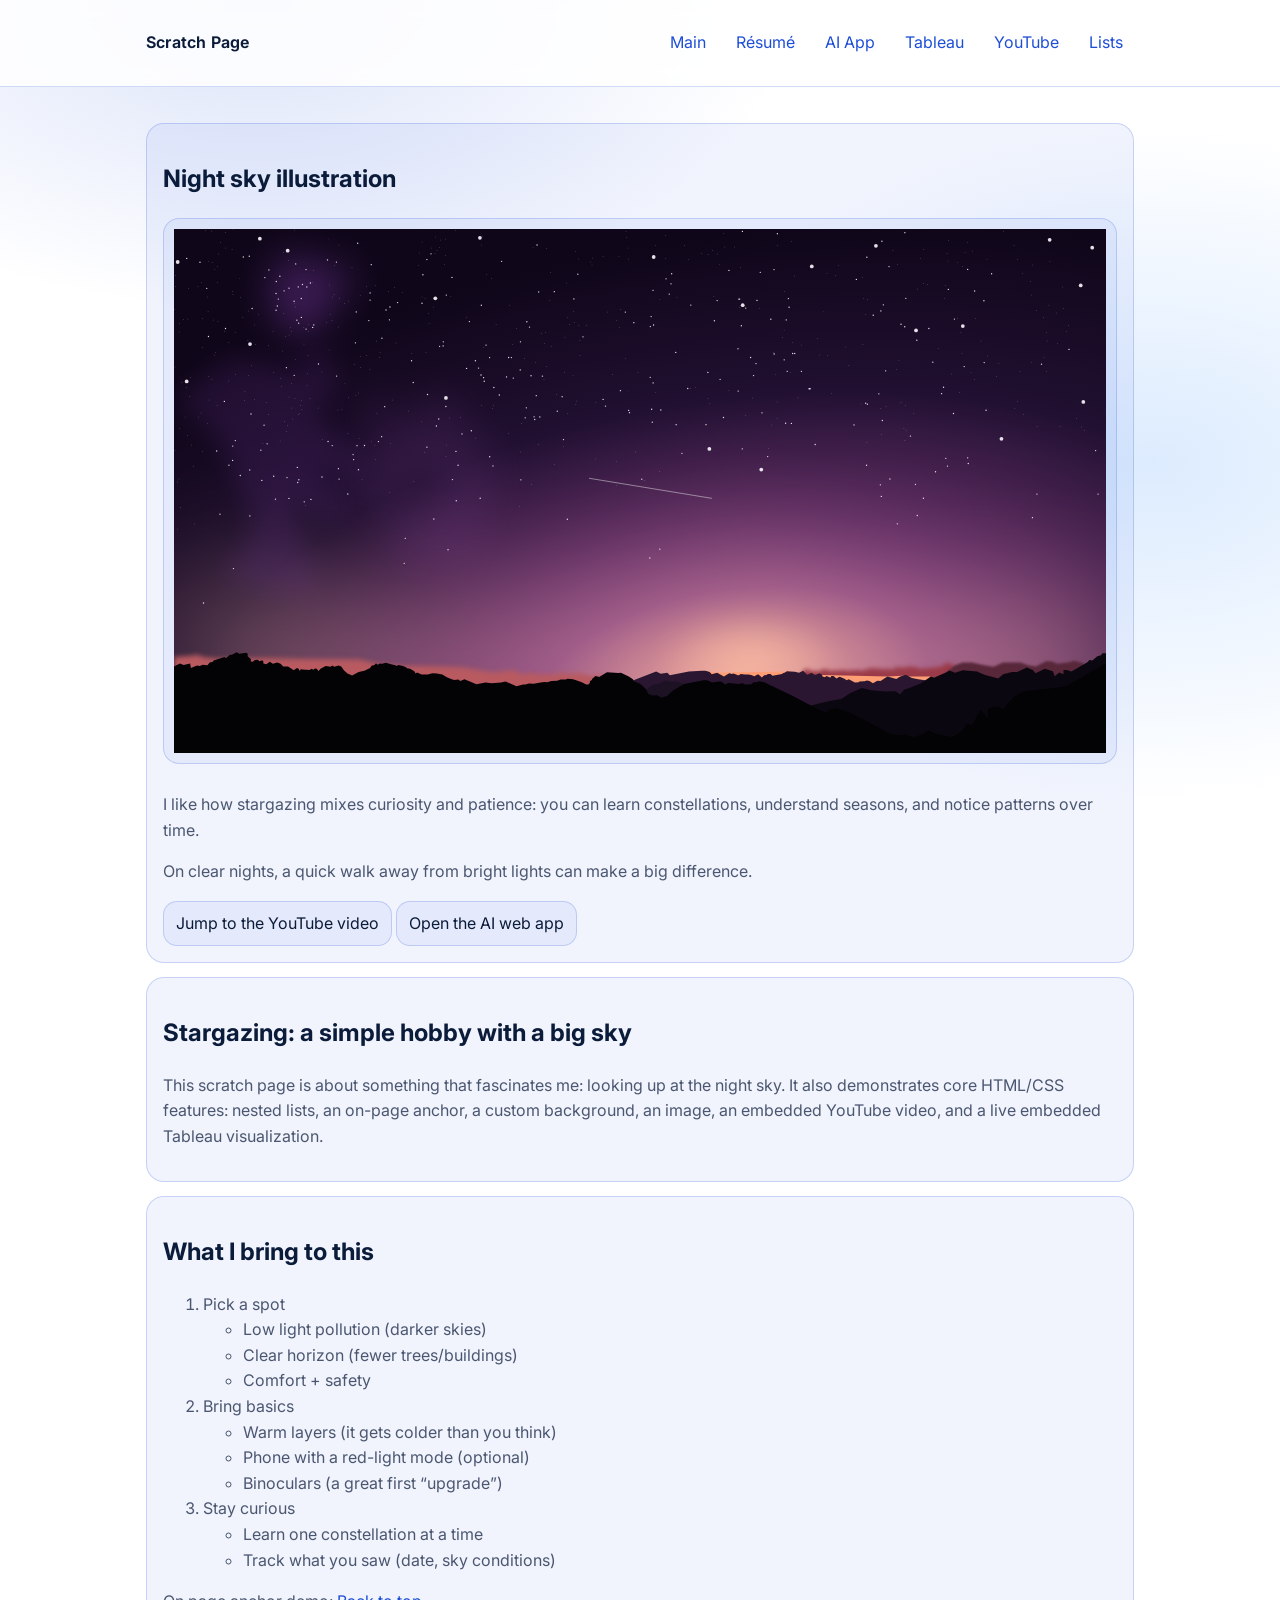
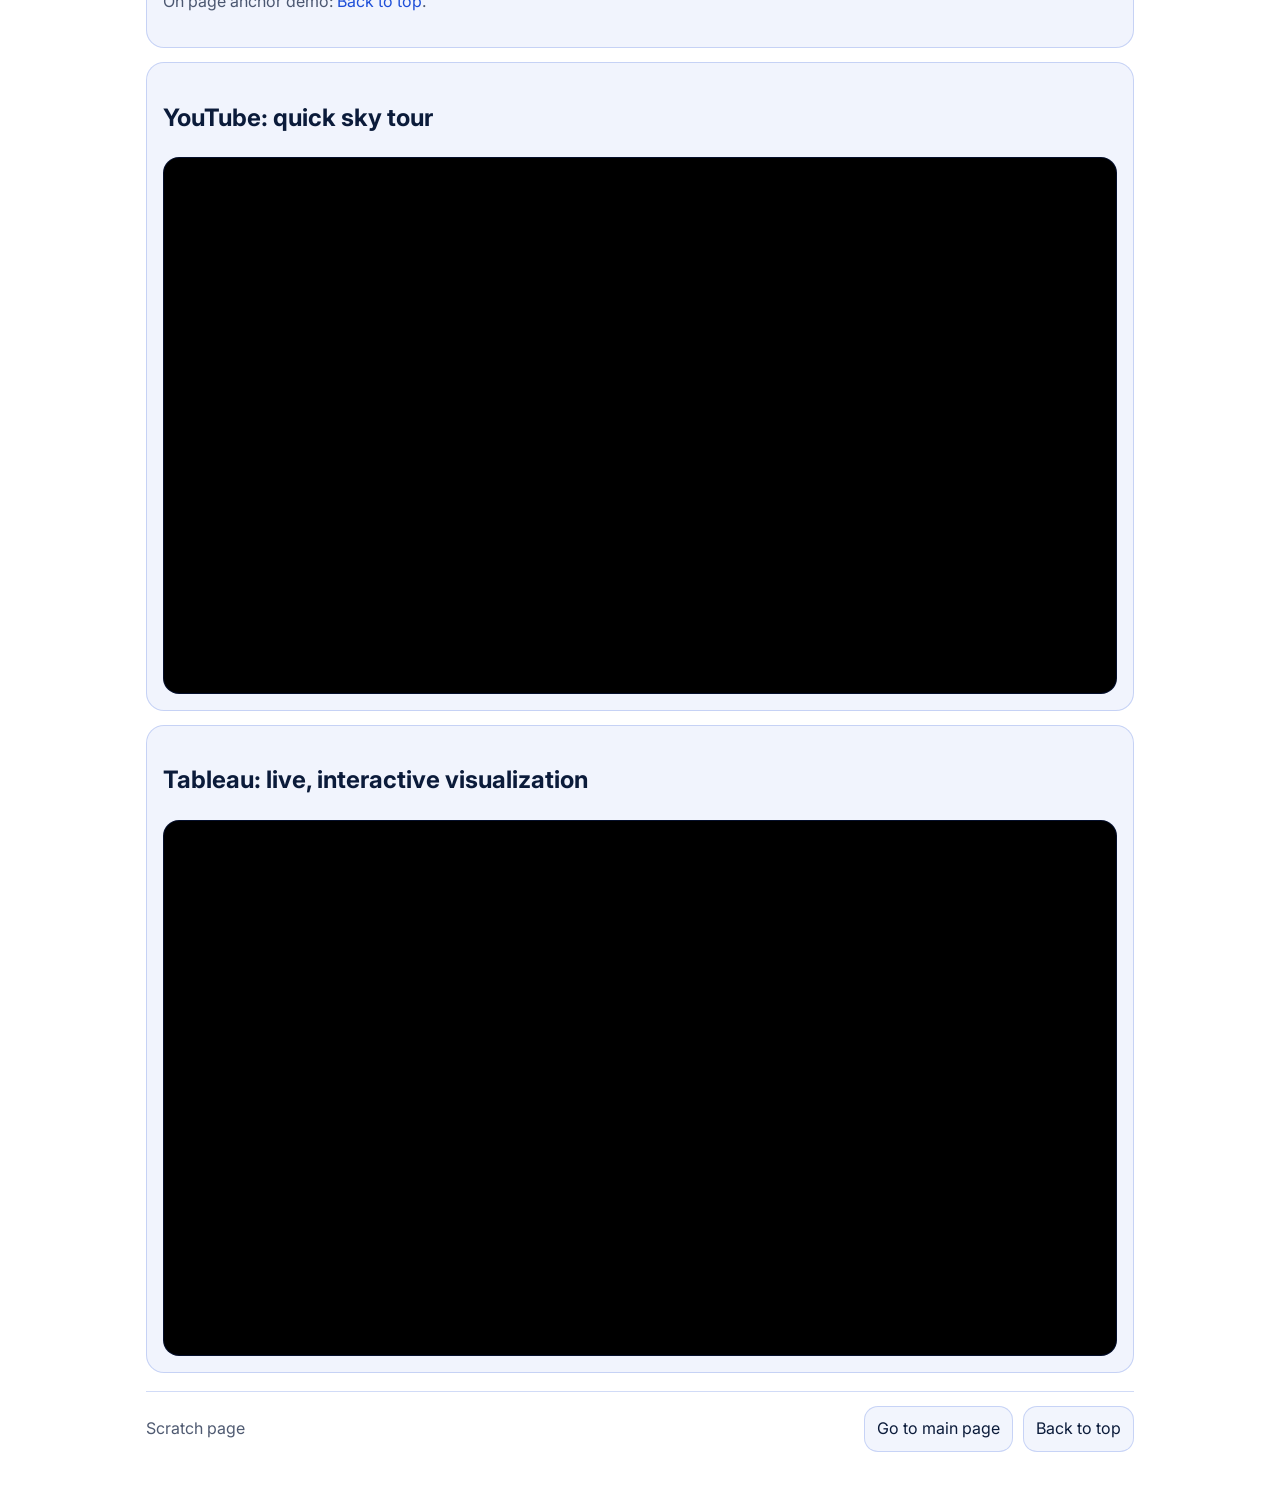
<file: jeevu/scratch.html>
<!doctype html>
<html lang="en">
  <head>
    <meta charset="utf-8" />
    <meta name="viewport" content="width=device-width, initial-scale=1" />
    <title>Scratch — Stargazing</title>
    <meta
      name="description"
      content="A scratch page about stargazing — demonstrates HTML/CSS skills (lists, anchor, image, YouTube, and Tableau embed)."
    />

    <link rel="preconnect" href="https://fonts.googleapis.com" />
    <link rel="preconnect" href="https://fonts.gstatic.com" crossorigin />
    <link
      href="https://fonts.googleapis.com/css2?family=Inter:wght@400;500;600;700&display=swap"
      rel="stylesheet"
    />

    <!-- Custom stylesheet (created from scratch; no Bootstrap used on this page) -->
    <link rel="stylesheet" href="scratch.css" />
  </head>

  <body>
    <a class="skip-link" href="#main">Skip to content</a>

    <header class="topbar">
      <div class="wrap topbar-inner">
        <div class="brand" id="top">Scratch Page</div>
        <nav class="nav" aria-label="Scratch navigation">
          <a href="index.html">Main</a>
          <a href="resume.html">Résumé</a>
          <a href="ai-app.html">AI App</a>
          <a href="#tableau">Tableau</a>
          <a href="#video">YouTube</a>
          <a href="#lists">Lists</a>
        </nav>
      </div>
    </header>

    <main id="main">
      <div class="wrap">

        <div class="grid">
          <!-- Div #1 for positioning/styling -->
          <section class="card half" aria-label="Image section">
            <h2>Night sky illustration</h2>
            <div class="media">
              <div class="img-frame">
                <img src="assets/stargazer1.svg" alt="Stylized night-sky scene with stars and a planet" />
              </div>
              <div>
                <p class="muted">
                  I like how stargazing mixes curiosity and patience: you can learn constellations,
                  understand seasons, and notice patterns over time.
                </p>
                <p class="muted">
                  On clear nights, a quick walk away from bright lights can make a big difference.
                </p>
                <a class="btn" href="#video">Jump to the YouTube video</a>
                <a class="btn" href="ai-app.html">Open the AI web app</a>
              </div>
            </div>
          </section>

        <section class="card half" aria-label="Intro">
          <h1>Stargazing: a simple hobby with a big sky</h1>
          <p class="muted">
            This scratch page is about something that fascinates me: looking up at the night sky. It also
            demonstrates core HTML/CSS features: nested lists, an on-page anchor, a custom background, an
            image, an embedded YouTube video, and a live embedded Tableau visualization.
          </p>
        </section>

          <section class="card half" id="lists" aria-label="Nested lists">
            <h2>What I bring to this</h2>
            <ol class="muted">
              <li>
                Pick a spot
                <ul>
                  <li>Low light pollution (darker skies)</li>
                  <li>Clear horizon (fewer trees/buildings)</li>
                  <li>Comfort + safety</li>
                </ul>
              </li>
              <li>
                Bring basics
                <ul>
                  <li>Warm layers (it gets colder than you think)</li>
                  <li>Phone with a red-light mode (optional)</li>
                  <li>Binoculars (a great first “upgrade”)</li>
                </ul>
              </li>
              <li>
                Stay curious
                <ul>
                  <li>Learn one constellation at a time</li>
                  <li>Track what you saw (date, sky conditions)</li>
                </ul>
              </li>
            </ol>
            <p class="muted">
              On page anchor demo: <a href="#top">Back to top</a>.
            </p>
          </section>

          <section class="card" id="video" aria-label="YouTube video">
            <h2>YouTube: quick sky tour</h2>
            <div class="embed" aria-label="Embedded YouTube player">
              <iframe
                src="https://www.youtube.com/embed/1h0y4v1VjYQ"
                title="Night sky basics"
                loading="lazy"
                referrerpolicy="strict-origin-when-cross-origin"
                allow="accelerometer; autoplay; clipboard-write; encrypted-media; gyroscope; picture-in-picture; web-share"
                allowfullscreen
              ></iframe>
            </div>
          </section>

          <section class="card" id="tableau" aria-label="Tableau embed">
            <h2>Tableau: live, interactive visualization</h2>

            <div class="embed" aria-label="Embedded Tableau visualization">
              <iframe
                src="https://public.tableau.com/views/RegionalSampleWorkbook/Stocks?:showVizHome=no&:embed=true"
                title="Tableau visualization"
                loading="lazy"
                allow="fullscreen"
              ></iframe>
            </div>
          </section>
        </div>

        <div class="footer">
          <div class="wrap footer-inner">
            <div class="muted">Scratch page</div>
            <div class="pill-row" aria-label="Footer links">
              <a class="btn" href="index.html">Go to main page</a>
              <a class="btn" href="#top">Back to top</a>
            </div>
          </div>
        </div>
      </div>
    </main>
  </body>
</html>
</file>
<file: scratch.css>
/* Scratch page styles (written from scratch — no Bootstrap) */

:root {
  color-scheme: light;
  --bg: #ffffff;
  --panel: rgba(29, 78, 216, 0.06);
  --text: #0b1b3a;
  --muted: rgba(11, 27, 58, 0.72);
  --border: rgba(29, 78, 216, 0.2);
  --accent: #1d4ed8;
  --accent-2: #60a5fa;
}

* {
  box-sizing: border-box;
}

html {
  scroll-behavior: smooth;
}

body {
  margin: 0;
  font-family:
    Inter,
    ui-sans-serif,
    system-ui,
    -apple-system,
    Segoe UI,
    Roboto,
    Helvetica,
    Arial;
  color: var(--text);
  background:
    radial-gradient(900px 520px at 20% 0%, rgba(29, 78, 216, 0.16), transparent 60%),
    radial-gradient(760px 520px at 90% 15%, rgba(96, 165, 250, 0.22), transparent 65%),
    var(--bg);
  line-height: 1.6;
}

a {
  color: var(--accent);
  text-decoration: none;
}

a:hover {
  text-decoration: underline;
}

.skip-link {
  position: absolute;
  left: -999px;
  top: 10px;
  padding: 10px 12px;
  border-radius: 12px;
  border: 1px solid var(--border);
  background: var(--panel);
}

.skip-link:focus {
  left: 12px;
}

.wrap {
  max-width: 1024px;
  margin: 0 auto;
  padding: 22px 18px;
}

.topbar {
  position: sticky;
  top: 0;
  z-index: 10;
  border-bottom: 1px solid var(--border);
  backdrop-filter: blur(10px);
  background: color-mix(in oklab, var(--bg) 86%, transparent);
}

.topbar-inner {
  display: flex;
  align-items: center;
  justify-content: space-between;
  gap: 12px;
}

.brand {
  display: flex;
  align-items: baseline;
  gap: 10px;
  font-weight: 650;
  letter-spacing: 0.2px;
}

.badge {
  display: inline-flex;
  align-items: center;
  gap: 8px;
  font-size: 12px;
  color: var(--muted);
  border: 1px solid var(--border);
  background: var(--panel);
  padding: 2px 10px;
  border-radius: 999px;
}

.nav {
  display: flex;
  gap: 8px;
  flex-wrap: wrap;
  justify-content: flex-end;
}

.nav a {
  padding: 7px 10px;
  border-radius: 12px;
  border: 1px solid transparent;
}

.nav a:hover,
.nav a:focus-visible {
  outline: none;
  border-color: var(--border);
  background: var(--panel);
  text-decoration: none;
}

.hero {
  display: grid;
  gap: 14px;
  padding: 18px;
  border: 1px solid var(--border);
  background: linear-gradient(
    135deg,
    color-mix(in oklab, var(--panel) 90%, transparent),
    transparent
  );
  border-radius: 18px;
}

.hero h1 {
  margin: 0;
  font-size: 28px;
  line-height: 1.2;
}

.muted {
  color: var(--muted);
}

.grid {
  display: grid;
  grid-template-columns: repeat(12, 1fr);
  gap: 14px;
  margin-top: 14px;
}

.card {
  grid-column: span 12;
  border: 1px solid var(--border);
  background: var(--panel);
  border-radius: 18px;
  padding: 16px;
}

@media (min-width: 860px) {
  .card.half {
    grid-column: span 6;
  }
}

.media {
  display: grid;
  grid-template-columns: 1fr;
  gap: 12px;
}

@media (min-width: 860px) {
  .card.half {
    grid-column: span 12;
  }
}

.img-frame {
  border-radius: 16px;
  border: 1px solid var(--border);
  background: color-mix(in oklab, var(--panel) 92%, transparent);
  padding: 10px;
}

.img-frame img {
  width: 100%;
  height: auto;
  display: block;
}

.pill-row {
  display: flex;
  gap: 10px;
  flex-wrap: wrap;
}

.pill {
  display: inline-flex;
  align-items: center;
  gap: 8px;
  padding: 6px 10px;
  border-radius: 999px;
  border: 1px solid var(--border);
  background: color-mix(in oklab, var(--panel) 92%, transparent);
  color: var(--muted);
}

.dot {
  width: 8px;
  height: 8px;
  border-radius: 50%;
  background: var(--accent-2);
  box-shadow: 0 0 0 3px color-mix(in oklab, var(--accent-2) 25%, transparent);
}

.embed {
  width: 100%;
  aspect-ratio: 16 / 9;
  border: 1px solid var(--border);
  border-radius: 16px;
  overflow: hidden;
  background: #000;
}

.embed iframe {
  width: 100%;
  height: 100%;
  border: 0;
}

.footer {
  border-top: 1px solid var(--border);
  margin-top: 18px;
}

.footer-inner {
  display: flex;
  align-items: center;
  justify-content: space-between;
  flex-wrap: wrap;
  gap: 10px;
  padding: 14px 0;
}

.btn {
  display: inline-flex;
  align-items: center;
  justify-content: center;
  gap: 8px;
  padding: 9px 12px;
  border-radius: 14px;
  border: 1px solid var(--border);
  background: color-mix(in oklab, var(--panel) 92%, transparent);
  color: var(--text);
}

.btn:hover,
.btn:focus-visible {
  outline: none;
  text-decoration: none;
  border-color: color-mix(in oklab, var(--accent) 70%, var(--border));
}
</file>
<file: jeevu/scratch.css>
/* Scratch page styles (written from scratch — no Bootstrap) */

:root {
  color-scheme: light;
  --bg: #ffffff;
  --panel: rgba(29, 78, 216, 0.06);
  --text: #0b1b3a;
  --muted: rgba(11, 27, 58, 0.72);
  --border: rgba(29, 78, 216, 0.2);
  --accent: #1d4ed8;
  --accent-2: #60a5fa;
}

* {
  box-sizing: border-box;
}

html {
  scroll-behavior: smooth;
}

body {
  margin: 0;
  font-family:
    Inter,
    ui-sans-serif,
    system-ui,
    -apple-system,
    Segoe UI,
    Roboto,
    Helvetica,
    Arial;
  color: var(--text);
  background:
    radial-gradient(900px 520px at 20% 0%, rgba(29, 78, 216, 0.16), transparent 60%),
    radial-gradient(760px 520px at 90% 15%, rgba(96, 165, 250, 0.22), transparent 65%),
    var(--bg);
  line-height: 1.6;
}

a {
  color: var(--accent);
  text-decoration: none;
}

a:hover {
  text-decoration: underline;
}

.skip-link {
  position: absolute;
  left: -999px;
  top: 10px;
  padding: 10px 12px;
  border-radius: 12px;
  border: 1px solid var(--border);
  background: var(--panel);
}

.skip-link:focus {
  left: 12px;
}

.wrap {
  max-width: 1024px;
  margin: 0 auto;
  padding: 22px 18px;
}

.topbar {
  position: sticky;
  top: 0;
  z-index: 10;
  border-bottom: 1px solid var(--border);
  backdrop-filter: blur(10px);
  background: color-mix(in oklab, var(--bg) 86%, transparent);
}

.topbar-inner {
  display: flex;
  align-items: center;
  justify-content: space-between;
  gap: 12px;
}

.brand {
  display: flex;
  align-items: baseline;
  gap: 10px;
  font-weight: 650;
  letter-spacing: 0.2px;
}

.badge {
  display: inline-flex;
  align-items: center;
  gap: 8px;
  font-size: 12px;
  color: var(--muted);
  border: 1px solid var(--border);
  background: var(--panel);
  padding: 2px 10px;
  border-radius: 999px;
}

.nav {
  display: flex;
  gap: 8px;
  flex-wrap: wrap;
  justify-content: flex-end;
}

.nav a {
  padding: 7px 10px;
  border-radius: 12px;
  border: 1px solid transparent;
}

.nav a:hover,
.nav a:focus-visible {
  outline: none;
  border-color: var(--border);
  background: var(--panel);
  text-decoration: none;
}

.hero {
  display: grid;
  gap: 14px;
  padding: 18px;
  border: 1px solid var(--border);
  background: linear-gradient(
    135deg,
    color-mix(in oklab, var(--panel) 90%, transparent),
    transparent
  );
  border-radius: 18px;
}

.hero h1 {
  margin: 0;
  font-size: 28px;
  line-height: 1.2;
}

.muted {
  color: var(--muted);
}

.grid {
  display: grid;
  grid-template-columns: repeat(12, 1fr);
  gap: 14px;
  margin-top: 14px;
}

.card {
  grid-column: span 12;
  border: 1px solid var(--border);
  background: var(--panel);
  border-radius: 18px;
  padding: 16px;
}

@media (min-width: 860px) {
  .card.half {
    grid-column: span 6;
  }
}

.media {
  display: grid;
  grid-template-columns: 1fr;
  gap: 12px;
}

@media (min-width: 860px) {
  .card.half {
    grid-column: span 12;
  }
}

.img-frame {
  border-radius: 16px;
  border: 1px solid var(--border);
  background: color-mix(in oklab, var(--panel) 92%, transparent);
  padding: 10px;
}

.img-frame img {
  width: 100%;
  height: auto;
  display: block;
}

.pill-row {
  display: flex;
  gap: 10px;
  flex-wrap: wrap;
}

.pill {
  display: inline-flex;
  align-items: center;
  gap: 8px;
  padding: 6px 10px;
  border-radius: 999px;
  border: 1px solid var(--border);
  background: color-mix(in oklab, var(--panel) 92%, transparent);
  color: var(--muted);
}

.dot {
  width: 8px;
  height: 8px;
  border-radius: 50%;
  background: var(--accent-2);
  box-shadow: 0 0 0 3px color-mix(in oklab, var(--accent-2) 25%, transparent);
}

.embed {
  width: 100%;
  aspect-ratio: 16 / 9;
  border: 1px solid var(--border);
  border-radius: 16px;
  overflow: hidden;
  background: #000;
}

.embed iframe {
  width: 100%;
  height: 100%;
  border: 0;
}

.footer {
  border-top: 1px solid var(--border);
  margin-top: 18px;
}

.footer-inner {
  display: flex;
  align-items: center;
  justify-content: space-between;
  flex-wrap: wrap;
  gap: 10px;
  padding: 14px 0;
}

.btn {
  display: inline-flex;
  align-items: center;
  justify-content: center;
  gap: 8px;
  padding: 9px 12px;
  border-radius: 14px;
  border: 1px solid var(--border);
  background: color-mix(in oklab, var(--panel) 92%, transparent);
  color: var(--text);
}

.btn:hover,
.btn:focus-visible {
  outline: none;
  text-decoration: none;
  border-color: color-mix(in oklab, var(--accent) 70%, var(--border));
}
</file>
